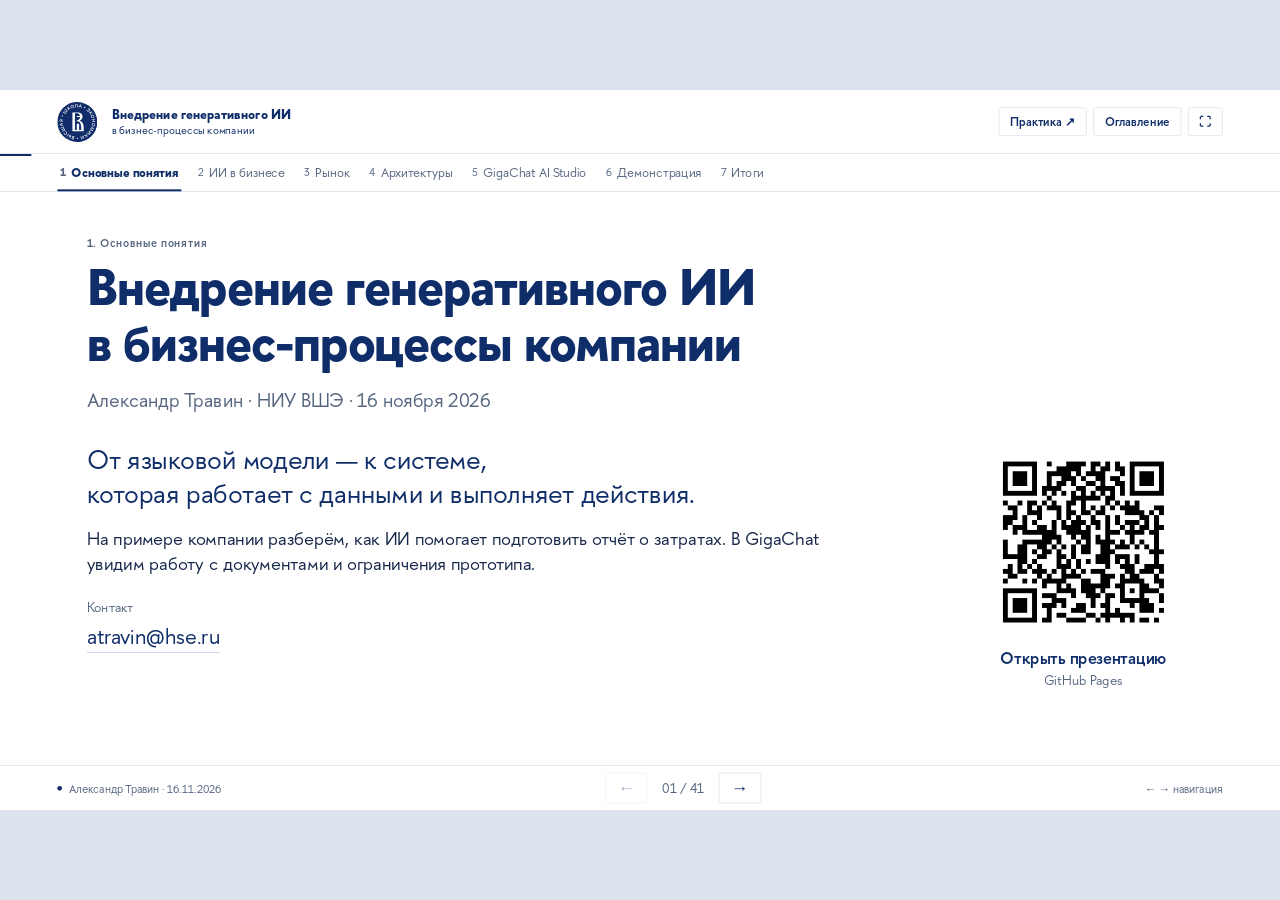
<file: index.html>
<!doctype html><html lang="ru"><head><meta charset="UTF-8"><meta name="viewport" content="width=device-width,initial-scale=1"><title>Внедрение генеративного ИИ в бизнес-процессы компании · НИУ ВШЭ</title><link rel="icon" href="assets/hse-logo.svg" type="image/svg+xml"><meta name="theme-color" content="#0F2D69"><link rel="stylesheet" href="styles.css?v=20261116-14"><link rel="stylesheet" href="lesson-widgets.css?v=20261116-14"><link rel="stylesheet" href="taxonomy-widgets.css?v=20261116-14"><link rel="stylesheet" href="rollout-widget.css?v=20261116-14"></head><body><div class="deck-viewport"><div id="deckStage" class="deck-stage"><header><a class="brand" href="#1" aria-label="НИУ ВШЭ · К первому слайду"><img src="assets/hse-logo.svg" alt="Национальный исследовательский университет «Высшая школа экономики»"><span class="brand-title">Внедрение генеративного ИИ<br><small>в бизнес-процессы компании</small></span></a><div class="header-actions"><a class="header-link" href="practice/" target="_blank" rel="noopener">Практика ↗</a><button id="tocToggle" aria-expanded="false">Оглавление</button><button id="fullscreen" aria-label="Полный экран">⛶</button></div></header><div id="progress" role="progressbar" aria-label="Прогресс лекции" aria-valuemin="1" aria-valuemax="41" aria-valuenow="1"></div><nav id="sectionNav" aria-label="Разделы лекции"></nav><main id="slide" aria-live="polite"></main><aside id="toc" hidden><div class="toc-head"><h2>Лекция · 80 минут</h2><button id="tocClose" aria-label="Закрыть оглавление">×</button></div><nav id="tocItems"></nav></aside><footer><div class="footer-left"><span class="dot"></span><span>Александр Травин · 16.11.2026</span></div><div class="nav"><button id="prev" aria-label="Предыдущий слайд">←</button><span id="counter"></span><button id="next" aria-label="Следующий слайд">→</button></div><span class="keyhint">← → навигация</span></footer></div></div><script src="slides-data.js?v=20261116-14"></script><script src="lesson-widgets.js?v=20261116-14"></script><script src="taxonomy-data.js?v=20261116-14"></script><script src="taxonomy-widgets.js?v=20261116-14"></script><script src="rollout-widget.js?v=20261116-14"></script><script src="app.js?v=20261116-14"></script></body></html>
</file>
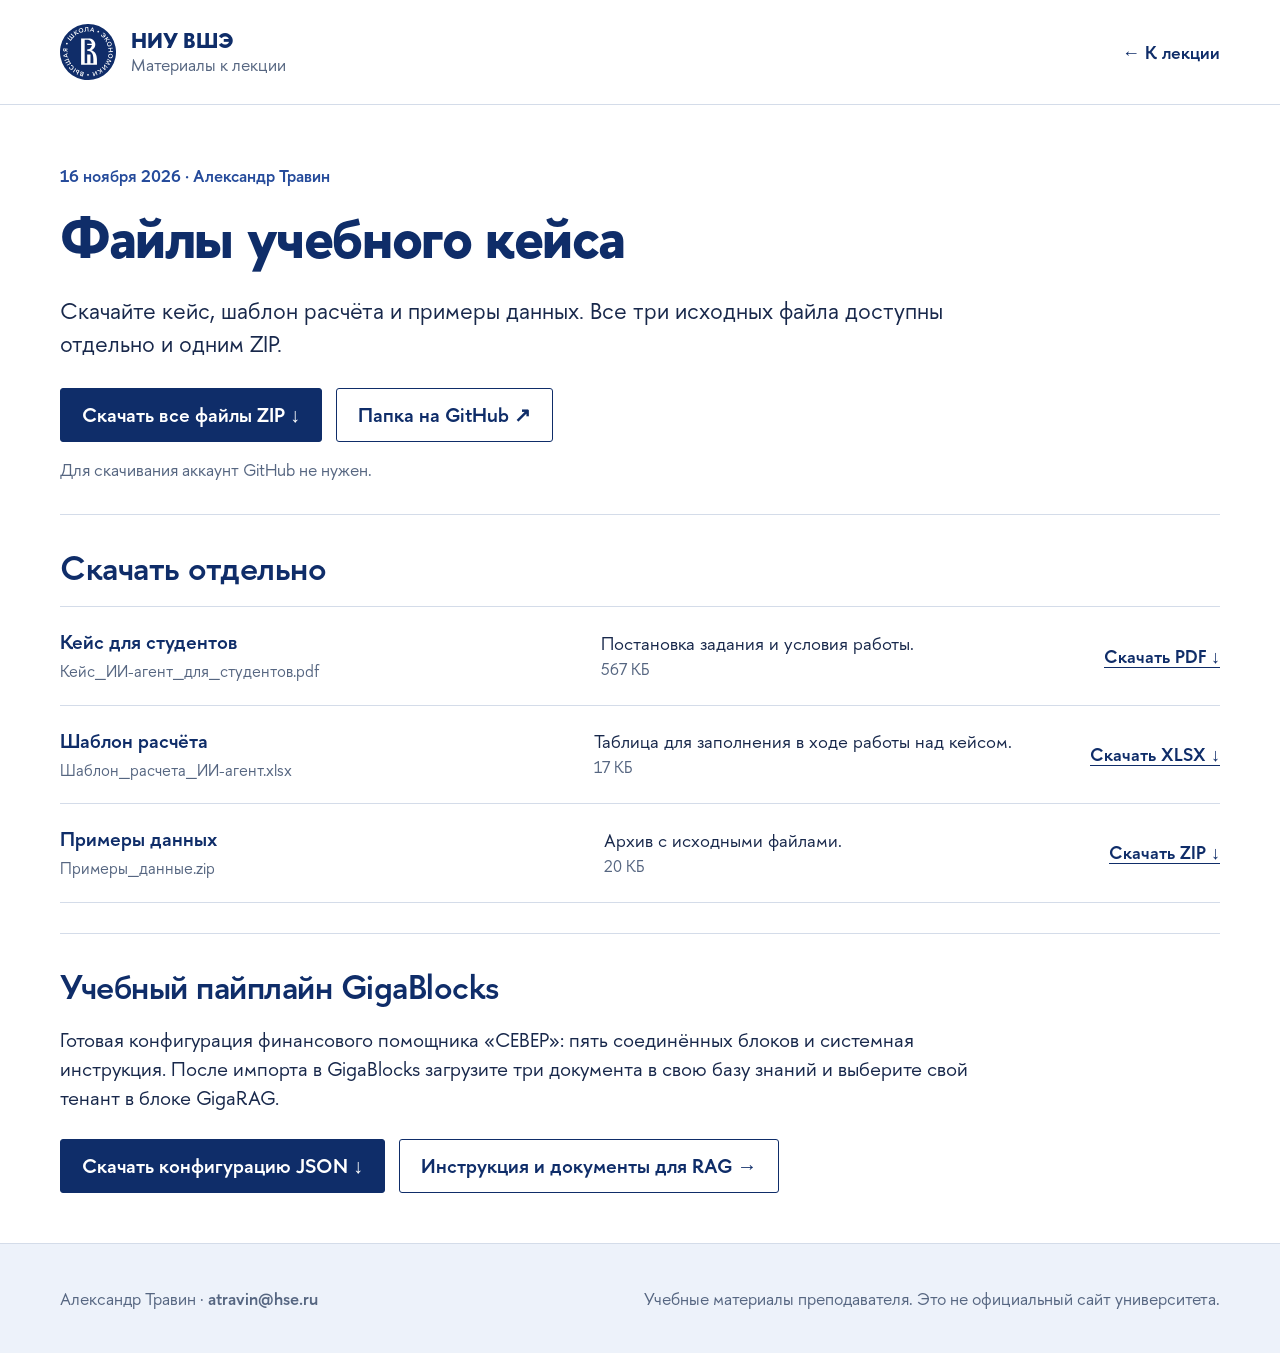
<file: case/index.html>
<!doctype html>
<html lang="ru"><head><meta charset="utf-8"><meta name="viewport" content="width=device-width,initial-scale=1"><title>Файлы учебного кейса · НИУ ВШЭ</title><meta name="description" content="Кейс для студентов, шаблон расчёта и примеры данных к лекции Александра Травина 16 ноября 2026."><link rel="icon" href="../assets/hse-logo.svg" type="image/svg+xml"><meta name="theme-color" content="#0f2d69"><link rel="stylesheet" href="../practice/practice.css?v=13"><style>.file-size{color:var(--muted);font-size:16px}.hero{padding-bottom:32px}.section{padding-bottom:30px}.site-footer a{color:inherit}</style></head><body>
<a class="skip-link" href="#main">Перейти к файлам</a><header class="site-header"><div class="header-inner"><a class="brand" href="../#41" aria-label="Вернуться к лекции НИУ ВШЭ"><img src="../assets/hse-logo.svg" alt="" width="56" height="56"><span><strong>НИУ ВШЭ</strong><span>Материалы к лекции</span></span></a><a class="back-link" href="../#41">← К лекции</a></div></header>
<main id="main"><section class="hero"><p class="eyebrow">16 ноября 2026 · Александр Травин</p><h1>Файлы учебного кейса</h1><p class="intro">Скачайте кейс, шаблон расчёта и примеры данных. Все три исходных файла доступны отдельно и одним ZIP.</p><div class="primary-actions"><a class="button button-primary" href="case-materials.zip" download>Скачать все файлы ZIP ↓</a><a class="button button-secondary" href="https://github.com/alekstravin/genai-business-hse-2026/tree/main/case" target="_blank" rel="noopener">Папка на GitHub ↗</a></div><p class="download-note">Для скачивания аккаунт GitHub не нужен.</p></section>
<section class="section" aria-labelledby="files-title"><h2 id="files-title">Скачать отдельно</h2><ul class="file-list"><li><div class="file-name"><strong>Кейс для студентов</strong><code>Кейс_ИИ-агент_для_студентов.pdf</code></div><p>Постановка задания и условия работы.<br><span class="file-size">567 КБ</span></p><a class="file-download" href="files/%D0%9A%D0%B5%D0%B9%D1%81_%D0%98%D0%98-%D0%B0%D0%B3%D0%B5%D0%BD%D1%82_%D0%B4%D0%BB%D1%8F_%D1%81%D1%82%D1%83%D0%B4%D0%B5%D0%BD%D1%82%D0%BE%D0%B2.pdf" download aria-label="Скачать: Кейс для студентов">Скачать PDF ↓</a></li><li><div class="file-name"><strong>Шаблон расчёта</strong><code>Шаблон_расчета_ИИ-агент.xlsx</code></div><p>Таблица для заполнения в ходе работы над кейсом.<br><span class="file-size">17 КБ</span></p><a class="file-download" href="files/%D0%A8%D0%B0%D0%B1%D0%BB%D0%BE%D0%BD_%D1%80%D0%B0%D1%81%D1%87%D0%B5%D1%82%D0%B0_%D0%98%D0%98-%D0%B0%D0%B3%D0%B5%D0%BD%D1%82.xlsx" download aria-label="Скачать: Шаблон расчёта">Скачать XLSX ↓</a></li><li><div class="file-name"><strong>Примеры данных</strong><code>Примеры_данные.zip</code></div><p>Архив с исходными файлами.<br><span class="file-size">20 КБ</span></p><a class="file-download" href="files/%D0%9F%D1%80%D0%B8%D0%BC%D0%B5%D1%80%D1%8B_%D0%B4%D0%B0%D0%BD%D0%BD%D1%8B%D0%B5.zip" download aria-label="Скачать: Примеры данных">Скачать ZIP ↓</a></li></ul></section><section class="section" aria-labelledby="demo-title"><h2 id="demo-title">Учебный пайплайн GigaBlocks</h2><p class="section-intro">Готовая конфигурация финансового помощника «СЕВЕР»: пять соединённых блоков и системная инструкция. После импорта в GigaBlocks загрузите три документа в свою базу знаний и выберите свой тенант в блоке GigaRAG.</p><div class="primary-actions"><a class="button button-primary" href="../practice/ready-agent.json" download>Скачать конфигурацию JSON ↓</a><a class="button button-secondary" href="../practice/#ready-pipeline">Инструкция и документы для RAG →</a></div></section></main>
<footer class="site-footer"><div><p>Александр Травин · <a href="mailto:atravin@hse.ru">atravin@hse.ru</a></p><p>Учебные материалы преподавателя. Это не официальный сайт университета.</p></div></footer></body></html>
</file>
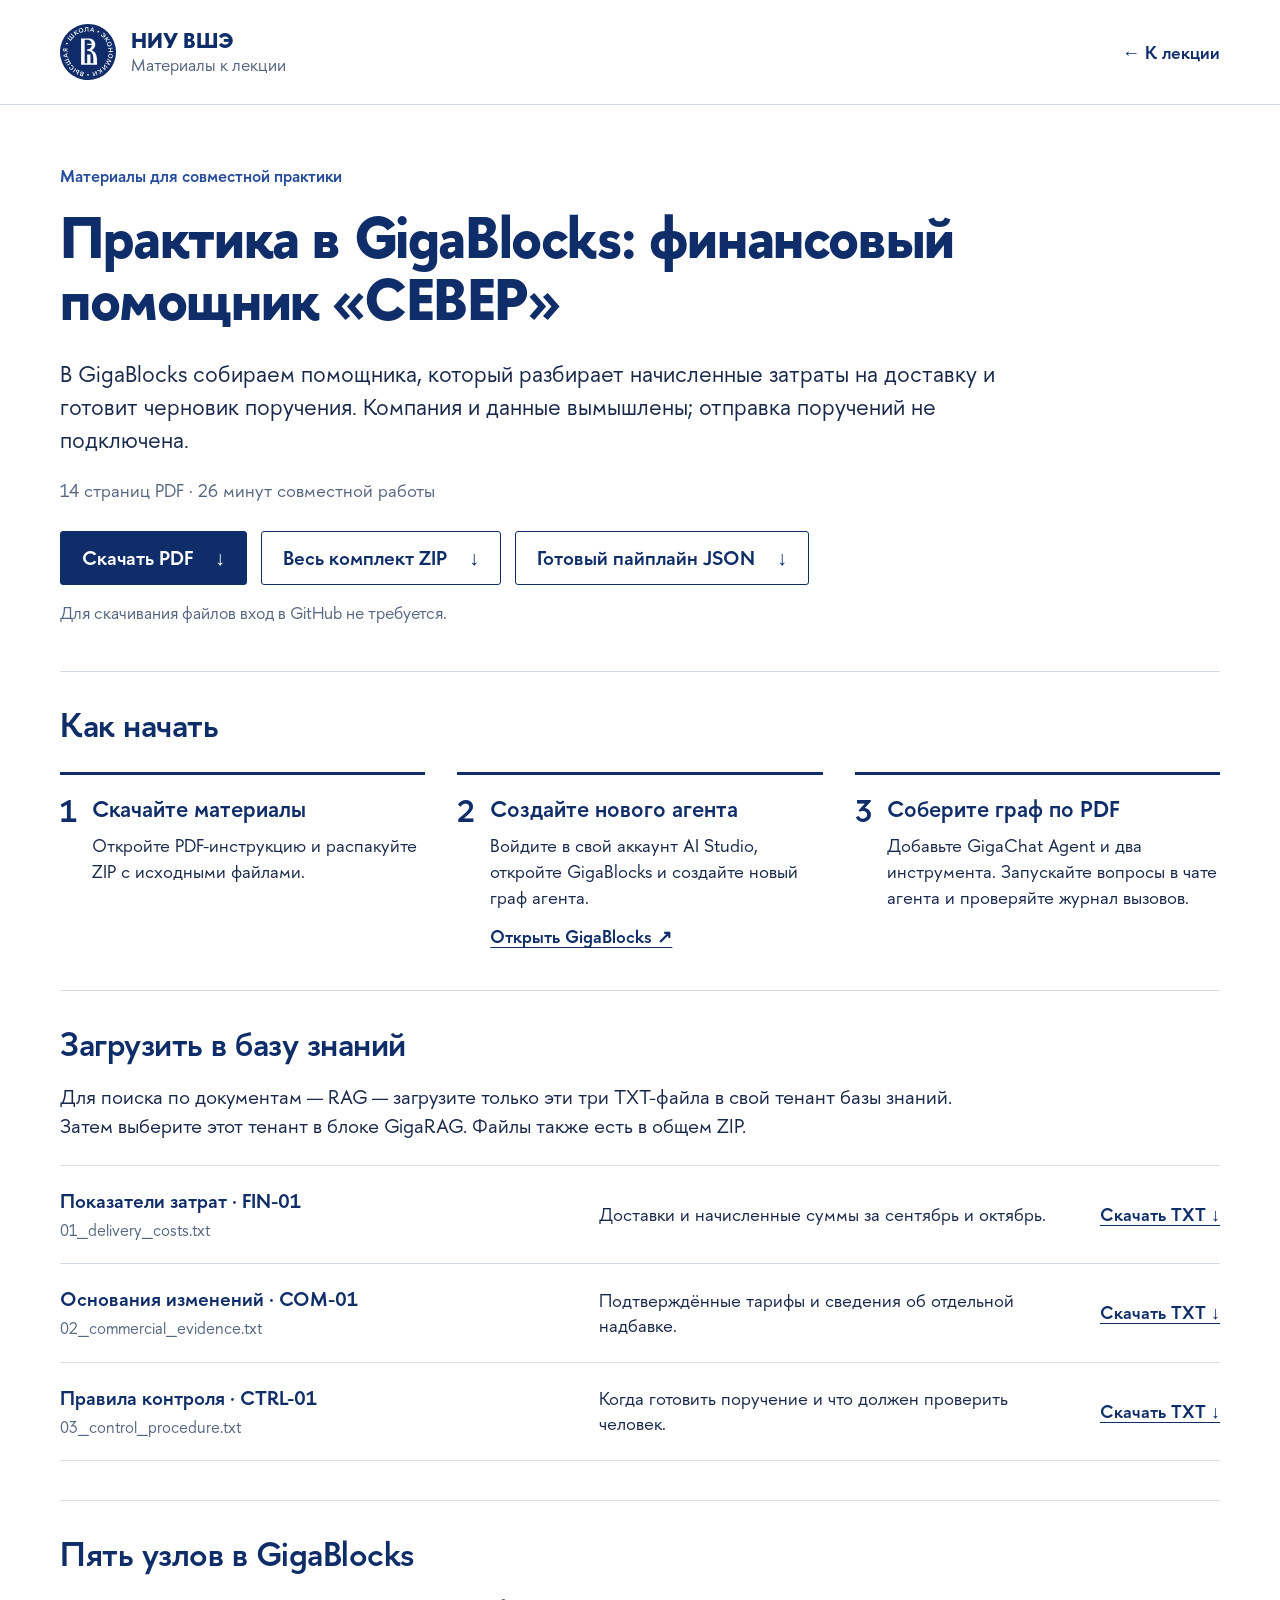
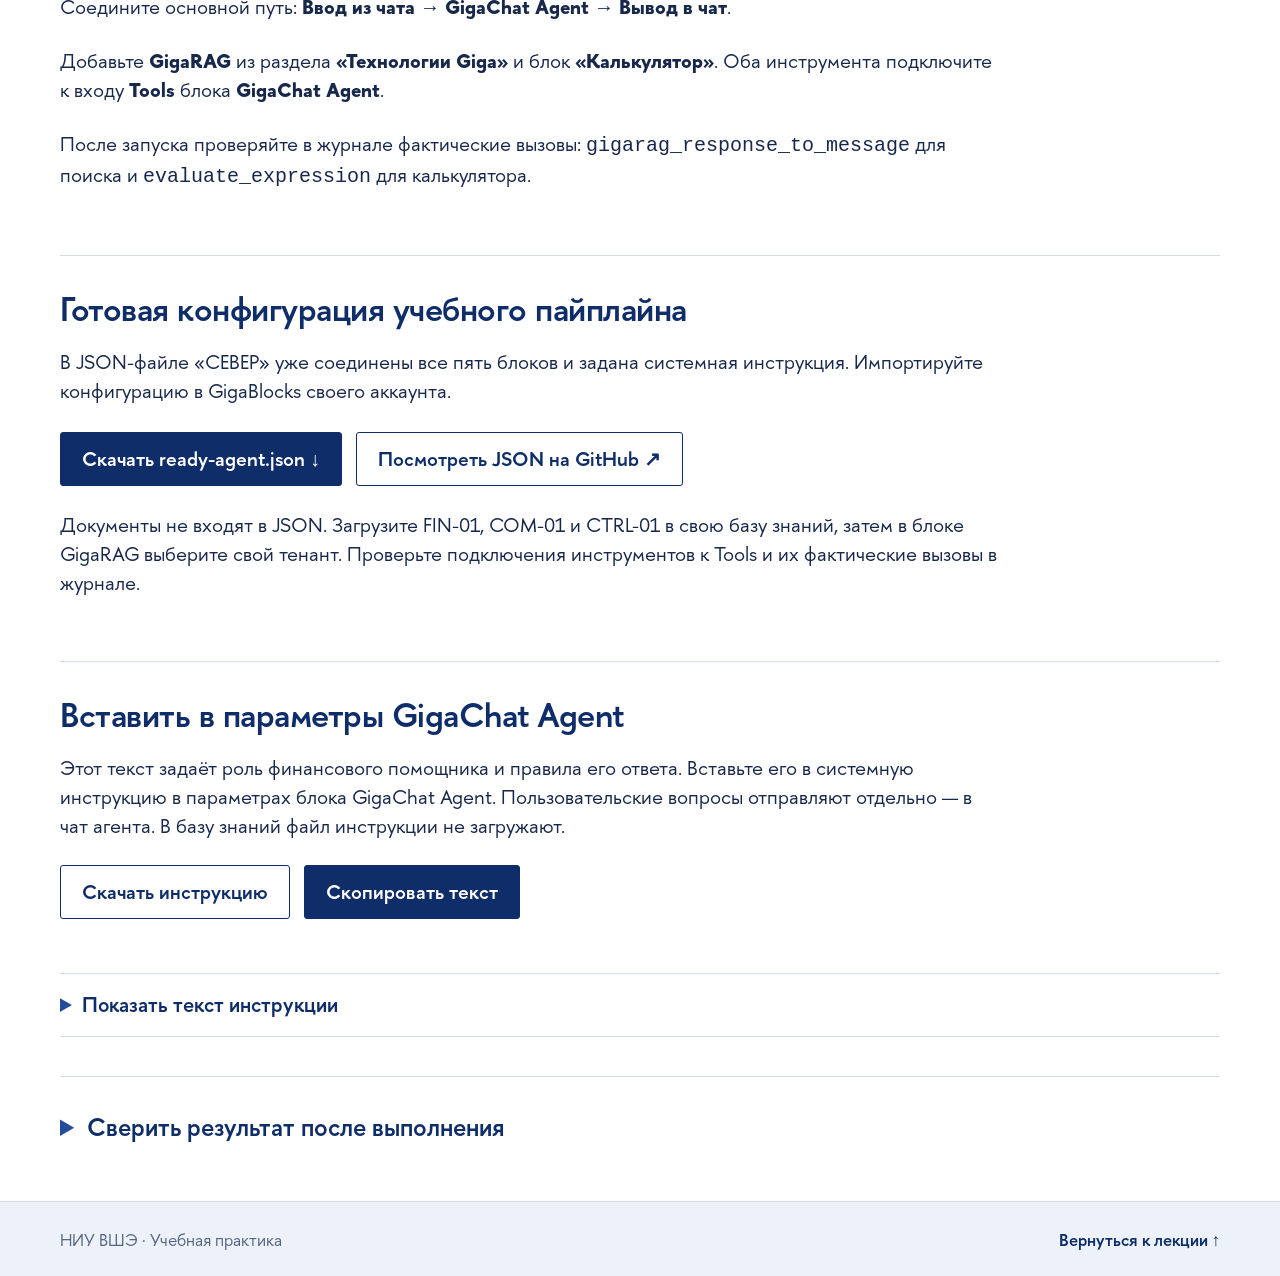
<file: practice/index.html>
<!doctype html>
<html lang="ru">
<head>
  <meta charset="utf-8">
  <meta name="viewport" content="width=device-width, initial-scale=1">
  <meta name="description" content="PDF-инструкция и исходные файлы для сборки финансового помощника СЕВЕР в GigaBlocks: GigaChat Agent, GigaRAG и калькулятор.">
  <title>Практика в GigaBlocks: финансовый помощник «СЕВЕР»</title>
  <link rel="stylesheet" href="practice.css?v=12">
  <script src="practice.js?v=12" defer></script>
</head>
<body>
  <a class="skip-link" href="#main">Перейти к материалам</a>
  <header class="site-header">
    <div class="header-inner">
      <a class="brand" href="../#31" aria-label="Вернуться к лекции НИУ ВШЭ">
        <img src="../assets/hse-logo.svg" alt="" width="56" height="56">
        <span><strong>НИУ ВШЭ</strong><span>Материалы к лекции</span></span>
      </a>
      <a class="back-link" href="../#31">← К лекции</a>
    </div>
  </header>

  <main id="main">
    <section class="hero" aria-labelledby="page-title">
      <p class="eyebrow">Материалы для совместной практики</p>
      <h1 id="page-title">Практика в GigaBlocks: финансовый помощник «СЕВЕР»</h1>
      <p class="intro">В GigaBlocks собираем помощника, который разбирает начисленные затраты на доставку и готовит черновик поручения. Компания и данные вымышлены; отправка поручений не подключена.</p>
      <p class="format">14 страниц PDF · 26 минут совместной работы</p>
      <div class="primary-actions">
        <a class="button button-primary" href="guide.pdf?v=12" download>Скачать PDF <span aria-hidden="true">↓</span></a>
        <a class="button button-secondary" href="sever-kit.zip?v=12" download>Весь комплект ZIP <span aria-hidden="true">↓</span></a>
        <a class="button button-secondary" href="ready-agent.json" download>Готовый пайплайн JSON <span aria-hidden="true">↓</span></a>
      </div>
      <p class="download-note">Для скачивания файлов вход в GitHub не требуется.</p>
    </section>

    <section class="section" aria-labelledby="start-title">
      <h2 id="start-title">Как начать</h2>
      <ol class="steps">
        <li>
          <span class="step-number" aria-hidden="true">1</span>
          <div><h3>Скачайте материалы</h3><p>Откройте PDF-инструкцию и распакуйте ZIP с исходными файлами.</p></div>
        </li>
        <li>
          <span class="step-number" aria-hidden="true">2</span>
          <div><h3>Создайте нового агента</h3><p>Войдите в свой аккаунт AI Studio, откройте GigaBlocks и создайте новый граф агента.</p><a class="text-link" href="https://aistudio.giga.chat/gigablocks" target="_blank" rel="noopener noreferrer">Открыть GigaBlocks ↗</a></div>
        </li>
        <li>
          <span class="step-number" aria-hidden="true">3</span>
          <div><h3>Соберите граф по PDF</h3><p>Добавьте GigaChat Agent и два инструмента. Запускайте вопросы в чате агента и проверяйте журнал вызовов.</p></div>
        </li>
      </ol>
    </section>

    <section class="section" aria-labelledby="rag-title">
      <h2 id="rag-title">Загрузить в базу знаний</h2>
      <p class="section-intro">Для поиска по документам — RAG — загрузите только эти три TXT-файла в свой тенант базы знаний. Затем выберите этот тенант в блоке GigaRAG. Файлы также есть в общем ZIP.</p>
      <ul class="file-list">
        <li>
          <div class="file-name"><strong>Показатели затрат · FIN-01</strong><code>01_delivery_costs.txt</code></div>
          <p>Доставки и начисленные суммы за сентябрь и октябрь.</p>
          <a class="file-download" href="files/01_delivery_costs.txt" download aria-label="Скачать показатели затрат FIN-01 в формате TXT">Скачать TXT ↓</a>
        </li>
        <li>
          <div class="file-name"><strong>Основания изменений · COM-01</strong><code>02_commercial_evidence.txt</code></div>
          <p>Подтверждённые тарифы и сведения об отдельной надбавке.</p>
          <a class="file-download" href="files/02_commercial_evidence.txt" download aria-label="Скачать основания изменений COM-01 в формате TXT">Скачать TXT ↓</a>
        </li>
        <li>
          <div class="file-name"><strong>Правила контроля · CTRL-01</strong><code>03_control_procedure.txt</code></div>
          <p>Когда готовить поручение и что должен проверить человек.</p>
          <a class="file-download" href="files/03_control_procedure.txt" download aria-label="Скачать правила контроля CTRL-01 в формате TXT">Скачать TXT ↓</a>
        </li>
      </ul>
    </section>

    <section class="section" aria-labelledby="graph-title">
      <h2 id="graph-title">Пять узлов в GigaBlocks</h2>
      <p class="section-intro">Соедините основной путь: <strong>Ввод из чата → GigaChat Agent → Вывод в чат</strong>.</p>
      <p class="section-intro">Добавьте <strong>GigaRAG</strong> из раздела <strong>«Технологии Giga»</strong> и блок <strong>«Калькулятор»</strong>. Оба инструмента подключите к входу <strong>Tools</strong> блока <strong>GigaChat Agent</strong>.</p>
      <p class="section-intro">После запуска проверяйте в журнале фактические вызовы: <code>gigarag_response_to_message</code> для поиска и <code>evaluate_expression</code> для калькулятора.</p>
    </section>

    <section class="section" id="ready-pipeline" aria-labelledby="ready-title">
      <h2 id="ready-title">Готовая конфигурация учебного пайплайна</h2>
      <p class="section-intro">В JSON-файле «СЕВЕР» уже соединены все пять блоков и задана системная инструкция. Импортируйте конфигурацию в GigaBlocks своего аккаунта.</p>
      <div class="primary-actions">
        <a class="button button-primary" href="ready-agent.json" download>Скачать ready-agent.json ↓</a>
        <a class="button button-secondary" href="https://github.com/alekstravin/genai-business-hse-2026/blob/main/practice/ready-agent.json" target="_blank" rel="noopener">Посмотреть JSON на GitHub ↗</a>
      </div>
      <p class="section-intro" style="margin-top:24px">Документы не входят в JSON. Загрузите FIN-01, COM-01 и CTRL-01 в свою базу знаний, затем в блоке GigaRAG выберите свой тенант. Проверьте подключения инструментов к Tools и их фактические вызовы в журнале.</p>
    </section>

    <section class="section" aria-labelledby="prompt-title">
      <h2 id="prompt-title">Вставить в параметры GigaChat Agent</h2>
      <p class="section-intro">Этот текст задаёт роль финансового помощника и правила его ответа. Вставьте его в системную инструкцию в параметрах блока GigaChat Agent. Пользовательские вопросы отправляют отдельно — в чат агента. В базу знаний файл инструкции не загружают.</p>
      <div class="instruction-actions">
        <a class="button button-secondary" href="files/system-prompt.txt?v=12" download>Скачать инструкцию</a>
        <button id="copyPrompt" class="button button-primary" type="button" hidden>Скопировать текст</button>
      </div>
      <p id="copyStatus" class="copy-status" role="status" aria-live="polite"></p>
      <details id="instructionDetails" class="instruction-details">
        <summary>Показать текст инструкции</summary>
        <div class="instruction-content">
          <p id="promptLoading" class="loading-message">Текст доступен в файле <a href="files/system-prompt.txt?v=12">system-prompt.txt</a>.</p>
          <p id="promptError" class="error-message" role="alert" hidden>Не удалось загрузить текст на страницу. <a href="files/system-prompt.txt?v=12" target="_blank" rel="noopener">Откройте файл инструкции</a> и скопируйте его содержимое вручную.</p>
          <pre id="promptText" tabindex="0" aria-label="Текст системной инструкции" hidden></pre>
        </div>
      </details>
      <noscript><p class="download-note">Копирование на странице работает с JavaScript. Вы можете скачать инструкцию по ссылке выше.</p></noscript>
    </section>

    <section class="section reference-section" aria-label="Опорные результаты">
      <details class="reference-details">
        <summary>Сверить результат после выполнения</summary>
        <div class="reference-content">
          <p>Файл содержит запросы и подготовленные опорные результаты для сверки. Откройте его после выполнения задания. В базу знаний этот файл не загружают.</p>
          <a class="text-link" href="files/queries-and-reference.md" target="_blank" rel="noopener">Открыть запросы и опорные результаты ↗</a>
        </div>
      </details>
    </section>
  </main>

  <footer class="site-footer">
    <div><span>НИУ ВШЭ · Учебная практика</span><a href="../#31">Вернуться к лекции ↑</a></div>
  </footer>
</body>
</html>
</file>
<file: styles.css>
@font-face{font-family:"HSE Sans";src:url("assets/fonts/HSESans-Regular.otf") format("opentype");font-weight:400;font-display:swap}
@font-face{font-family:"HSE Sans";src:url("assets/fonts/HSESans-SemiBold.otf") format("opentype");font-weight:500 600;font-display:swap}
@font-face{font-family:"HSE Sans";src:url("assets/fonts/HSESans-Bold.otf") format("opentype");font-weight:700 900;font-display:swap}
:root{--navy:#0f2d69;--ink:#18284b;--muted:#566681;--line:#d4dce9;--wash:#edf2fa;--stage-bg:#dce3ee;--slide-bg:#fff}
*{box-sizing:border-box}html,body{width:100%;height:100%;margin:0;overflow:hidden;background:var(--stage-bg);color:var(--ink);font-family:"HSE Sans",Arial,sans-serif}
/* Fixed 16:9 design canvas; fitStage scales it as a whole at every viewport. */
.deck-viewport{position:fixed;inset:0;overflow:hidden;background:var(--stage-bg)}
.deck-stage{position:absolute;left:0;top:0;width:1920px;height:1080px;overflow:hidden;transform-origin:0 0;background:var(--slide-bg)}
img,video,canvas,svg{max-width:100%;max-height:100%}
button,a{touch-action:manipulation}button,.button{display:inline-flex;align-items:center;justify-content:center;padding:12px 20px;border:1px solid var(--navy);border-radius:3px;background:var(--navy);color:white;font:600 22px/1.2 "HSE Sans",Arial,sans-serif;cursor:pointer;text-decoration:none}
button:hover,.button:hover{background:#254b9b}button:disabled{opacity:.35;cursor:default}button:focus-visible,a:focus-visible{outline:3px solid #1658da;outline-offset:4px}.quiet{background:#fff;color:var(--navy);border-color:#b7c7de}.quiet:hover{background:var(--wash)}[hidden]{display:none!important}
header{height:96px;padding:14px 86px;display:flex;align-items:center;justify-content:space-between;border-bottom:1px solid var(--line)}
.brand{display:flex;align-items:center;gap:22px;text-decoration:none;color:var(--navy)}.brand img{width:60px;height:60px;flex-shrink:0}.brand-title{font-size:20px;line-height:1.1;font-weight:700}.brand-title small{font-size:16px;font-weight:400}.header-actions{display:flex;gap:10px}.header-actions button{padding:10px 16px;background:#fff;color:var(--navy);border-color:var(--line);font-size:18px}.header-actions button:hover{background:var(--wash)}
#sectionNav{height:54px;padding:0 86px;display:flex;align-items:stretch;gap:21px;border-bottom:1px solid var(--line)}#sectionNav button{padding:0 4px;border:0;border-bottom:3px solid transparent;border-radius:0;background:transparent;color:var(--muted);font-size:19px;gap:8px;white-space:nowrap;font-weight:400}#sectionNav button span{font-size:16px;color:var(--muted)}#sectionNav button.active{border-bottom-color:var(--navy);color:var(--navy);font-weight:700}#sectionNav button:hover{color:var(--navy);background:var(--wash)}
#progress{height:3px;background:var(--navy)}
main{height:860px;width:1660px;padding:28px 0 18px;margin:0 auto;overflow:hidden}
.eyebrow{font-size:17px;letter-spacing:1.1px;font-weight:600;color:var(--muted);margin-bottom:13px}
h1{font-size:61px;line-height:1.06;letter-spacing:-1.4px;font-weight:700;color:var(--navy);white-space:pre-line;margin:0 0 17px;max-width:1660px}
.lead{font-size:27px;line-height:1.33;color:var(--muted);margin:0 0 26px;max-width:1580px}
.content{font-size:26px;line-height:1.4}.content>p{max-width:1560px}.content p{margin:12px 0}h3{font-size:30px;line-height:1.15;margin:0 0 15px;color:var(--navy);font-weight:600}
.definition{background:var(--wash);border-left:5px solid var(--navy);padding:20px 28px;margin-bottom:20px}.definition-label{display:block;font-size:17px;letter-spacing:1px;color:var(--muted);margin-bottom:8px}.definition p{font-size:31px;line-height:1.35;margin:0}.definition strong{color:var(--navy)}
.example{border-top:1px solid var(--line);padding:18px 0 0;margin-top:25px}.example>span{font-size:17px;letter-spacing:1px;font-weight:600;color:var(--muted)}.example p{margin:8px 0;font-size:28px;max-width:1570px}.example.question{background:var(--wash);border:0;padding:22px 28px;margin:0 0 30px}.example.question p{font-size:31px}
.flow{display:flex;align-items:center;gap:17px;margin:30px 0}.flow span{padding:20px 22px;border:1px solid #b7c7de;background:var(--wash);font-size:25px;line-height:1.25;flex:1}.flow i{font-style:normal;color:var(--navy);font-size:32px}
.concept-grid{display:grid;grid-template-columns:repeat(3,1fr);gap:35px;margin:30px 0}.concept-grid article{border-top:3px solid var(--navy);padding-top:19px}.concept-grid p{font-size:27px;line-height:1.4}
.conclusion{border-left:4px solid var(--navy);background:var(--wash);padding:16px 24px;margin-top:25px!important;font-size:27px;line-height:1.4}.small-explanation{font-size:23px;line-height:1.4;color:var(--muted);margin:18px 0!important}.terms-inline{display:grid;grid-template-columns:1fr 1fr;gap:40px;margin-bottom:25px}.terms-inline p{margin:0;font-size:27px}
.lesson-table{width:100%;border-collapse:collapse;table-layout:fixed;font-size:25px;line-height:1.35;margin:15px 0}.lesson-table th{background:var(--navy);color:white;font-weight:600;text-align:left;padding:15px 20px}.lesson-table td{vertical-align:top;padding:17px 20px;border-bottom:1px solid var(--line)}.lesson-table tbody tr:nth-child(even){background:#f5f7fb}.lesson-table td:first-child{font-weight:600;color:var(--navy)}.lesson-table th:first-child{width:25%}
.agenda{display:grid;grid-template-columns:repeat(3,1fr);gap:18px 36px;margin:15px 0 0}.agenda>div{display:grid;grid-template-columns:55px 1fr;column-gap:10px;border-top:2px solid var(--navy);padding:16px 0 8px}.agenda b{font-size:30px;color:var(--navy);grid-row:span 2}.agenda span{font-size:29px;font-weight:600;color:var(--navy)}.agenda p{font-size:24px;line-height:1.3;margin:7px 0 0}.agenda>div:last-child{grid-column:1/-1;display:flex;align-items:baseline;gap:18px;padding:13px 0 0}.agenda>div:last-child p{margin:0 0 0 20px}
.title-slide{padding-top:65px}.title-slide h1{font-size:78px;line-height:1.06;letter-spacing:-1.7px;margin-bottom:28px}.title-slide .lead{font-size:29px}.title-subject{font-size:42px;line-height:1.25;white-space:pre-line;max-width:1490px;margin:55px 0 25px!important;color:var(--navy)}.title-context{font-size:28px;max-width:1410px!important;line-height:1.4}
.workstream{display:grid;grid-template-columns:1fr 45px 1.2fr 45px 1fr;gap:22px;align-items:center;margin:25px 0 15px}.workstream>div{padding:24px 25px;border:1px solid #b7c7de;min-height:240px}.workstream .assigned{border:2px solid var(--navy);background:var(--wash)}.workstream>div>span{font-size:17px;color:var(--muted);letter-spacing:.8px;display:block;margin-bottom:15px}.workstream i{font-size:35px;font-style:normal;text-align:center}.workstream p{font-size:27px}
.compare{display:grid;grid-template-columns:1fr 1fr;gap:60px;margin:30px 0}.compare>div{border-top:3px solid var(--navy);padding-top:23px}.compare p{font-size:29px;line-height:1.4;margin:14px 0 20px}
.market-chart{display:grid;gap:28px;margin:25px 0}.market-chart>div>span{font-size:24px;display:block;margin-bottom:8px}.bar{background:var(--navy);width:var(--bar);padding:18px 30px;color:#fff;min-width:600px}.bar strong{font-size:57px;font-weight:700;line-height:1.15}.chart-credit{font-size:22px;color:var(--muted)}.market{display:grid;grid-template-columns:1fr 1fr;gap:65px;margin:30px 0}.market>div{border-top:3px solid var(--navy);padding-top:25px}.market span,.market small{display:block;font-size:24px;line-height:1.35}.market strong{display:block;font-size:70px;letter-spacing:-1px;color:var(--navy);margin:15px 0}
.architecture-stack,.recap{display:grid;gap:14px;margin:25px 0}.architecture-stack>div,.recap>div{display:grid;grid-template-columns:320px 1fr;gap:30px;align-items:center;background:var(--wash);padding:22px 27px;border-left:4px solid var(--navy)}.architecture-stack b,.recap b{font-size:29px;color:var(--navy)}.architecture-stack span,.recap span{font-size:28px}
.brief{border-top:3px solid var(--navy);border-bottom:1px solid var(--line);padding:25px 0;margin:30px 0}.brief strong{font-size:39px;color:var(--navy)}.brief p{font-size:32px;line-height:1.5;margin:18px 0}
.tabs{display:flex;gap:10px;flex-wrap:wrap;margin:10px 0 25px}.tabs button{background:#fff;color:var(--navy);border-color:#b7c7de;font-size:22px;padding:12px 16px}.tabs button.active{background:var(--navy);color:#fff}.controls{display:flex;gap:12px;flex-wrap:wrap;margin:20px 0}.detail{border-top:1px solid var(--line);padding:20px 0;font-size:27px;line-height:1.35;margin-top:20px}
pre{font:29px/1.4 "HSE Sans",Arial,sans-serif;background:var(--wash);border-left:5px solid var(--navy);padding:25px 29px;white-space:pre-wrap;overflow-wrap:anywhere;margin:22px 0}
.trace{min-height:110px}.trace-row{display:grid;grid-template-columns:45px 1fr;gap:14px;padding:10px 0;border-bottom:1px solid var(--line);font-size:27px;line-height:1.25}.trace-row b{color:var(--navy)}.trace-row small{display:block;font-size:24px;line-height:1.3;color:var(--muted);margin-top:4px}
.reading{display:grid;grid-template-columns:1fr 1fr;gap:25px 55px;margin:30px 0}.reading a{display:flex;flex-direction:column;gap:12px;color:var(--navy);text-decoration:none;border-top:2px solid var(--navy);padding:22px 0}.reading a:hover b{text-decoration:underline}.reading b{font-size:33px;line-height:1.2}.reading span{font-size:27px;line-height:1.4;color:var(--muted)}
footer{height:67px;padding:0 86px;border-top:1px solid var(--line);display:flex;align-items:center;justify-content:space-between;font-size:17px;color:var(--muted)}.footer-left{display:flex;align-items:center;gap:10px}.dot{height:7px;width:7px;border-radius:50%;background:var(--navy)}.nav{display:flex;gap:22px;align-items:center}.nav button{background:#fff;color:var(--navy);border-color:var(--line);padding:6px 18px;font-size:26px}.nav span{font-size:20px;font-variant-numeric:tabular-nums}
#toc{position:absolute;inset:0 0 0 auto;z-index:20;width:720px;padding:24px 30px;background:#fff;box-shadow:-20px 0 90px #0f2d6940;overflow:auto}.toc-head{display:flex;align-items:center;justify-content:space-between}.toc-head h2{font-size:32px}.toc-head button{font-size:30px;padding:8px 18px}#tocItems h3{font-size:24px;margin:26px 0 8px}#tocItems button{width:100%;background:#fff;color:var(--ink);font-size:23px;font-weight:400;border:0;border-bottom:1px solid var(--line);border-radius:0;text-align:left;justify-content:flex-start;padding:14px 0}#tocItems button.active{font-weight:700;color:var(--navy)}
@media(prefers-reduced-motion:reduce){*,*::before,*::after{animation-duration:.01ms!important;transition-duration:.01ms!important}}
@media print{html,body{width:1920px;height:auto;overflow:visible;background:#fff}.deck-viewport{position:static;overflow:visible;background:#fff}.deck-stage{position:static;transform:none!important}#toc,.header-actions,.controls,.tabs{display:none!important}}

/* Framework selection: five overlapping starting points, not exclusive categories. */
.framework-table{font-size:24px;line-height:1.28;margin:10px 0 0}
.framework-table th{padding:13px 18px}.framework-table td{padding:13px 18px}
.framework-table th:first-child{width:28%}.framework-table th:nth-child(2){width:32%}
.framework-table td:nth-child(2){color:var(--navy);font-weight:600}
.framework-table small{display:block;font-size:20px;line-height:1.25;font-weight:400;margin-top:5px;color:var(--muted)}
.framework-caption{font-size:22px;line-height:1.3;color:var(--muted);margin:16px 0!important}
.framework-baseline{font-size:25px;line-height:1.3;padding:15px 22px;margin-top:17px!important}

/* Title: stable GitHub Pages address, QR and lecturer contact. */
.title-layout{display:grid;grid-template-columns:minmax(0,1fr) 330px;gap:90px;align-items:start;margin-top:42px}
.title-layout .title-subject{font-size:40px;line-height:1.28;margin:0 0 24px!important;white-space:normal}
.title-layout .title-context{font-size:27px;line-height:1.4;margin:0!important;max-width:1150px!important}
.title-contact{display:flex;flex-direction:column;gap:8px;margin:32px 0 0!important}
.title-contact span{font-size:20px;color:var(--muted)}
.title-contact a{font-size:32px;color:var(--navy);text-decoration:none;width:max-content;border-bottom:1px solid #b7c7de}
.title-contact a:hover{border-color:var(--navy)}
.title-qr{display:flex;align-items:center;flex-direction:column;text-align:center;color:var(--navy);text-decoration:none;padding-top:0}
.title-qr img{display:block;width:300px;height:300px;max-width:none;max-height:none}
.title-qr strong{font-size:25px;line-height:1.2;margin-top:9px;font-weight:600}
.title-qr>span{font-size:20px;line-height:1.3;color:var(--muted);margin-top:6px}
.title-qr:hover strong{text-decoration:underline}

/* Practice materials remain reachable throughout the lecture. */
.header-actions .header-link{display:inline-flex;align-items:center;border:1px solid var(--line);border-radius:3px;padding:10px 16px;color:var(--navy);background:#fff;text-decoration:none;font-size:18px;line-height:1.2;font-weight:600}
.header-actions .header-link:hover{background:var(--wash)}
.practice-intro{display:grid;grid-template-columns:minmax(0,1fr) 350px;gap:70px;align-items:start}
.practice-task .brief{margin:12px 0 20px;padding:20px 0}
.practice-task .brief strong{font-size:37px;line-height:1.18;display:block}
.practice-task .brief p{font-size:30px;line-height:1.4;margin:17px 0 8px}
.practice-task>p{font-size:26px;line-height:1.4}
.practice-task>.small-explanation{font-size:23px;line-height:1.4}
.practice-materials{padding-top:0;text-align:center}
.practice-qr{display:flex;flex-direction:column;align-items:center;color:var(--navy);text-decoration:none}
.practice-qr img{width:310px;height:310px;max-width:none;max-height:none}
.practice-qr strong{font-size:26px;line-height:1.2;margin-top:2px}
.practice-qr span{font-size:22px;color:var(--muted);line-height:1.3;margin-top:8px}
.practice-open{margin-top:20px;font-size:22px;padding:13px 18px}
.practice-address{display:block;font-size:18px;line-height:1.3;color:var(--muted);text-decoration:none;margin-top:14px;overflow-wrap:anywhere}
.practice-address:hover,.practice-qr:hover strong{text-decoration:underline}

.case-files{display:grid;gap:17px}.case-files>div{position:relative;padding:17px 22px 17px 106px;border-top:1px solid var(--line)}.case-files>div>span{position:absolute;left:0;top:22px;color:var(--muted);font-size:20px;font-weight:600}.case-files h3{font-size:32px;margin:0 0 8px}.case-files p{font-size:26px;margin:0}.case-files>.small-explanation{font-size:23px;margin:0!important}

.case-conditions{display:grid;gap:0}.case-conditions>div{border-top:1px solid var(--line);padding:20px 0}.case-conditions h3{font-size:32px;line-height:1.2;margin:0 0 9px}.case-conditions p{font-size:27px;line-height:1.35;margin:0}.case-conditions a{color:var(--navy);text-underline-offset:5px}
</file>
<file: lesson-widgets.css>
/* Interactive teaching diagrams: fixed 1660 px space inside the HSE slide. */
#lessonWidget{width:100%;max-width:1660px;margin:14px 0 0;color:#0f2d69}
#lessonWidget .lesson-controls{display:flex;align-items:center;gap:10px;min-height:48px;margin-bottom:12px;flex-wrap:wrap}
#lessonWidget .lesson-controls button{font:600 21px/1.2 "HSE Sans",Arial,sans-serif;padding:10px 18px;border:1px solid #bdcce2;border-radius:3px;background:#fff;color:#0f2d69;cursor:pointer;box-shadow:none;transform:none}
#lessonWidget .lesson-controls button:hover{background:#edf2fa;transform:none}
#lessonWidget .lesson-controls button[aria-pressed="true"]{background:#0f2d69;color:#fff;border-color:#0f2d69}
#lessonWidget .lesson-controls button:focus-visible{outline:3px solid #254b9b;outline-offset:3px}
#lessonWidget .lesson-controls button:disabled{opacity:.38;cursor:default}
#lessonWidget .lesson-count{font-size:20px;margin-left:6px;color:#566681}
#lessonWidget .lesson-diagram{display:block;width:100%;height:235px;overflow:visible}
#lessonWidget .lesson-node{fill:#edf2fa;stroke:#b7c7de;stroke-width:1.5;transition:fill .18s,stroke .18s}
#lessonWidget .lesson-node.lesson-selected{fill:#0f2d69;stroke:#0f2d69}
#lessonWidget .lesson-node.lesson-secondary{fill:#fff;stroke:#0f2d69}
#lessonWidget .lesson-label{font-family:"HSE Sans",Arial,sans-serif;font-size:24px;fill:#0f2d69;text-anchor:middle;dominant-baseline:middle}
#lessonWidget .lesson-label.lesson-selected{fill:#fff}
#lessonWidget .lesson-small-label{font-size:21px;fill:#566681;font-family:"HSE Sans",Arial,sans-serif;text-anchor:middle}
#lessonWidget .lesson-connector{fill:none;stroke:#254b9b;stroke-width:2.5;stroke-linecap:round;stroke-linejoin:round}
#lessonWidget .lesson-soft-connector{fill:none;stroke:#8ca3c6;stroke-width:2;stroke-dasharray:6 6}
#lessonWidget .lesson-caption{font:400 24px/1.35 "HSE Sans",Arial,sans-serif;color:#18284b;border-top:1px solid #d4dce9;padding-top:14px;margin:12px 0 0;min-height:64px;max-width:1630px}
#lessonWidget .lesson-phase{font:600 21px "HSE Sans",Arial,sans-serif;fill:#254b9b}
#lessonWidget .lesson-divider{stroke:#d4dce9;stroke-width:1.5}
@media(prefers-reduced-motion:reduce){#lessonWidget .lesson-node{transition:none}}
</file>
<file: taxonomy-widgets.css>
/* HSE classification map and full visible list; scoped to the taxonomy widget. */
#taxonomyWidget{width:100%;max-width:1660px;margin:10px 0 0;color:#0f2d69;font-family:"HSE Sans",Arial,sans-serif}
#taxonomyWidget .taxonomy-layout{display:grid;grid-template-columns:810px minmax(0,1fr);gap:32px;align-items:start}
#taxonomyWidget .taxonomy-pattern-list{display:grid;gap:6px}
#taxonomyWidget .taxonomy-pattern-row{display:grid;grid-template-columns:44px minmax(0,1fr);align-items:center;gap:12px;width:100%;height:74px;padding:7px 14px;text-align:left;border:1px solid #c0cde0;border-radius:3px;box-shadow:none;background:#fff;color:#0f2d69;cursor:pointer;transform:none}
#taxonomyWidget .taxonomy-pattern-row:hover{background:#edf2fa;transform:none}
#taxonomyWidget .taxonomy-pattern-row[aria-pressed="true"]{background:#0f2d69;border-color:#0f2d69;color:#fff}
#taxonomyWidget .taxonomy-pattern-row:focus-visible,#taxonomyWidget .taxonomy-map-group:focus-visible{outline:3px solid #254b9b;outline-offset:3px}
#taxonomyWidget .taxonomy-pattern-number{font:600 23px/1 "HSE Sans",Arial,sans-serif;align-self:center}
#taxonomyWidget .taxonomy-pattern-copy{display:grid;gap:2px;min-width:0}
#taxonomyWidget .taxonomy-pattern-copy strong{font:600 24px/1.15 "HSE Sans",Arial,sans-serif}
#taxonomyWidget .taxonomy-pattern-copy>span{font:400 22px/1.2 "HSE Sans",Arial,sans-serif}
#taxonomyWidget .taxonomy-detail{min-width:0;padding-left:26px;border-left:1px solid #cbd6e7}
#taxonomyWidget .taxonomy-detail h2{font:600 32px/1.12 "HSE Sans",Arial,sans-serif;color:#0f2d69;margin:0 0 12px;letter-spacing:-.2px}
#taxonomyWidget .taxonomy-definition{font:400 24px/1.25 "HSE Sans",Arial,sans-serif;color:#18284b;margin:0 0 12px}
#taxonomyWidget .taxonomy-detail-meta{display:flex;align-items:center;gap:9px;flex-wrap:wrap;margin:0 0 16px}
#taxonomyWidget .taxonomy-kind{display:inline-block;font:600 19px/1.2 "HSE Sans",Arial,sans-serif;padding:5px 9px;border:1px solid #c0cde0;border-radius:3px;color:#0f2d69;background:#edf2fa}
#taxonomyWidget .taxonomy-practice{font:400 20px/1.25 "HSE Sans",Arial,sans-serif;color:#566681}
#taxonomyWidget .taxonomy-example{margin:0 0 14px}
#taxonomyWidget .taxonomy-detail-label{display:block;font:600 18px/1.2 "HSE Sans",Arial,sans-serif;color:#566681}
#taxonomyWidget .taxonomy-example p,#taxonomyWidget .taxonomy-result p{font:400 24px/1.25 "HSE Sans",Arial,sans-serif;color:#18284b;margin:6px 0 0}
#taxonomyWidget .taxonomy-result{padding:11px 14px;border-left:3px solid #254b9b;background:#edf2fa}
#taxonomyWidget .taxonomy-detail-note{font:400 20px/1.25 "HSE Sans",Arial,sans-serif;color:#566681;margin:12px 0 0;padding-top:10px;border-top:1px solid #d4dce9}
#taxonomyWidget .taxonomy-map{position:relative;width:100%;height:480px}
#taxonomyWidget .taxonomy-map-lines{position:absolute;inset:0;width:100%;height:480px;pointer-events:none}
#taxonomyWidget .taxonomy-map-spine,#taxonomyWidget .taxonomy-map-branches{fill:none;stroke:#254b9b;stroke-width:2.4;stroke-linecap:round;stroke-linejoin:round}
#taxonomyWidget .taxonomy-map-hub{position:absolute;left:31.9277%;top:0;width:36.1446%;height:76px;display:flex;flex-direction:column;justify-content:center;align-items:center;gap:5px;color:#fff;background:#0f2d69;border-radius:3px}
#taxonomyWidget .taxonomy-map-hub strong{font:600 29px/1.1 "HSE Sans",Arial,sans-serif}
#taxonomyWidget .taxonomy-map-hub>span{font:400 22px/1.2 "HSE Sans",Arial,sans-serif}
#taxonomyWidget .taxonomy-map-group{position:absolute;width:45.7831%;height:160px;display:grid;grid-template-columns:44px minmax(0,1fr) 74px;align-items:center;gap:16px;padding:18px 20px;text-align:left;border:1px solid #b7c7de;border-top:3px solid #0f2d69;border-radius:3px;box-shadow:none;background:#fff;color:#0f2d69;cursor:pointer;transform:none}
#taxonomyWidget .taxonomy-map-group:hover{background:#edf2fa;transform:none}
#taxonomyWidget .taxonomy-map-group-1{left:0;top:110px}
#taxonomyWidget .taxonomy-map-group-2{right:0;top:110px}
#taxonomyWidget .taxonomy-map-group-3{left:0;top:310px}
#taxonomyWidget .taxonomy-map-group-4{right:0;top:310px}
#taxonomyWidget .taxonomy-map-number{font:600 28px/1 "HSE Sans",Arial,sans-serif}
#taxonomyWidget .taxonomy-map-copy{display:grid;gap:9px;min-width:0}
#taxonomyWidget .taxonomy-map-copy strong{font:600 26px/1.15 "HSE Sans",Arial,sans-serif}
#taxonomyWidget .taxonomy-map-copy>span{font:400 23px/1.25 "HSE Sans",Arial,sans-serif;color:#566681}
#taxonomyWidget .taxonomy-map-count{display:flex;flex-direction:column;align-items:center;gap:4px;border-left:1px solid #d4dce9}
#taxonomyWidget .taxonomy-map-count b{font:600 38px/1 "HSE Sans",Arial,sans-serif}
#taxonomyWidget .taxonomy-map-count>span{font:400 18px/1.2 "HSE Sans",Arial,sans-serif}
#taxonomyWidget .taxonomy-map-caption{font:400 24px/1.25 "HSE Sans",Arial,sans-serif;color:#18284b;margin:9px 0 0}
@media(prefers-reduced-motion:reduce){#taxonomyWidget *{animation:none!important;transition:none!important;scroll-behavior:auto!important}}
</file>
<file: rollout-widget.css>
/* HSE rollout guide, scoped to its own slide widget. */
#rolloutWidget{width:100%;max-width:1660px;margin:8px 0 0;color:#0f2d69;font-family:"HSE Sans",Arial,sans-serif}
#rolloutWidget .rollout-layout{display:grid;grid-template-columns:660px minmax(0,1fr);gap:38px;align-items:start}
#rolloutWidget .rollout-stages{display:grid;gap:7px}
#rolloutWidget .rollout-stage{display:grid;grid-template-columns:42px minmax(0,1fr);align-items:center;gap:14px;width:100%;height:72px;padding:6px 13px;text-align:left;border:1px solid #c0cde0;border-radius:3px;box-shadow:none;background:#fff;color:#0f2d69;cursor:pointer;transform:none}
#rolloutWidget .rollout-stage:hover{background:#edf2fa;transform:none}
#rolloutWidget .rollout-stage[aria-pressed="true"]{background:#0f2d69;border-color:#0f2d69;color:#fff}
#rolloutWidget .rollout-stage:focus-visible{outline:3px solid #254b9b;outline-offset:3px}
#rolloutWidget .rollout-stage-number{font:600 28px/1 "HSE Sans",Arial,sans-serif;text-align:center}
#rolloutWidget .rollout-stage-copy{display:grid;gap:3px;min-width:0}
#rolloutWidget .rollout-stage-copy strong{font:600 25px/1.12 "HSE Sans",Arial,sans-serif}
#rolloutWidget .rollout-stage-copy>span{font:400 22px/1.2 "HSE Sans",Arial,sans-serif}
#rolloutWidget .rollout-detail{min-width:0;padding-left:28px;border-left:1px solid #cbd6e7}
#rolloutWidget .rollout-detail h2{font:600 32px/1.12 "HSE Sans",Arial,sans-serif;color:#0f2d69;margin:0 0 12px;letter-spacing:-.2px}
#rolloutWidget .rollout-detail dl{margin:0}
#rolloutWidget .rollout-fact{display:grid;grid-template-columns:176px minmax(0,1fr);gap:20px;padding:14px 0;border-bottom:1px solid #d4dce9}
#rolloutWidget .rollout-fact dt{font:600 21px/1.2 "HSE Sans",Arial,sans-serif;color:#566681;margin:0}
#rolloutWidget .rollout-fact dd{font:400 25px/1.25 "HSE Sans",Arial,sans-serif;color:#18284b;margin:0}
#rolloutWidget .rollout-transition{border-bottom:0}
#rolloutWidget .rollout-transition dt{color:#0f2d69}
#rolloutWidget .rollout-transition dd{font-weight:600;color:#0f2d69}
#rolloutWidget .rollout-footer{font:400 24px/1.25 "HSE Sans",Arial,sans-serif;color:#18284b;background:#edf2fa;border-left:3px solid #254b9b;padding:10px 16px;margin:14px 0 0}
@media(prefers-reduced-motion:reduce){#rolloutWidget *{animation:none!important;transition:none!important;scroll-behavior:auto!important}}
</file>
<file: practice/practice.css>
@font-face{font-family:"HSE Sans";src:url("../assets/fonts/HSESans-Regular.otf") format("opentype");font-weight:400;font-display:swap}
@font-face{font-family:"HSE Sans";src:url("../assets/fonts/HSESans-SemiBold.otf") format("opentype");font-weight:500 600;font-display:swap}
@font-face{font-family:"HSE Sans";src:url("../assets/fonts/HSESans-Bold.otf") format("opentype");font-weight:700 900;font-display:swap}
:root{--navy:#0f2d69;--blue:#254b9b;--ink:#18284b;--muted:#566681;--line:#d4dce9;--wash:#edf2fa}
*{box-sizing:border-box}
html{color-scheme:light;scroll-padding-top:24px}
body{margin:0;background:#fff;color:var(--ink);font:400 19px/1.5 "HSE Sans",Arial,sans-serif}
a{color:var(--navy);text-underline-offset:4px;text-decoration-thickness:1px}
a:hover{color:var(--blue)}
a,button,summary{touch-action:manipulation}
a:focus-visible,button:focus-visible,summary:focus-visible,pre:focus-visible{outline:3px solid var(--blue);outline-offset:4px}
[hidden]{display:none!important}
.skip-link{position:absolute;left:20px;top:12px;z-index:10;padding:12px 16px;background:var(--navy);color:#fff;transform:translateY(-160%)}
.skip-link:focus{transform:translateY(0);color:#fff}
.site-header{border-bottom:1px solid var(--line)}
.header-inner,main,.site-footer>div{width:min(1160px,calc(100% - 64px));margin:0 auto}
.header-inner{display:flex;justify-content:space-between;align-items:center;gap:24px;min-height:104px;padding:18px 0}
.brand{display:flex;align-items:center;gap:15px;color:var(--navy);text-decoration:none}
.brand img{display:block;width:56px;height:56px;flex:none}
.brand>span{display:grid;gap:3px}
.brand strong{font-size:21px;line-height:1.1;font-weight:700}
.brand>span>span{font-size:17px;line-height:1.2;color:var(--muted)}
.back-link{font-size:18px;font-weight:600;white-space:nowrap;text-decoration:none}
.hero{padding:58px 0 46px}
.eyebrow{font-size:17px;font-weight:600;color:var(--blue);margin:0 0 17px}
h1{max-width:1080px;margin:0;color:var(--navy);font-size:clamp(36px,4.6vw,58px);font-weight:700;line-height:1.08;letter-spacing:-1.4px}
.intro{max-width:960px;font-size:23px;line-height:1.45;margin:26px 0 0}
.format{font-size:18px;line-height:1.5;color:var(--muted);margin:20px 0 0}
.primary-actions,.instruction-actions{display:flex;align-items:center;flex-wrap:wrap;gap:14px;margin-top:27px}
.button{display:inline-flex;align-items:center;justify-content:center;gap:22px;min-height:54px;padding:14px 21px;border:1px solid var(--navy);border-radius:3px;font:600 20px/1.2 "HSE Sans",Arial,sans-serif;text-decoration:none;cursor:pointer}
.button-primary{background:var(--navy);color:#fff}
.button-primary:hover{background:var(--blue);border-color:var(--blue);color:#fff}
.button-secondary{background:#fff;color:var(--navy)}
.button-secondary:hover{background:var(--wash);color:var(--navy)}
.button:disabled{cursor:wait;opacity:.6}
.download-note{font-size:17px;color:var(--muted);margin:15px 0 0}
.section{padding:34px 0 39px;border-top:1px solid var(--line)}
h2{margin:0 0 18px;color:var(--navy);font-size:34px;line-height:1.15;letter-spacing:-.5px;font-weight:600}
.section-intro{max-width:940px;margin:0 0 25px;font-size:20px;line-height:1.45}
.steps{display:grid;grid-template-columns:repeat(3,minmax(0,1fr));gap:32px;padding:0;margin:27px 0 0;list-style:none;counter-reset:none}
.steps li{display:flex;align-items:flex-start;gap:15px;border-top:3px solid var(--navy);padding-top:19px}
.step-number{font-size:31px;line-height:1.1;font-weight:600;color:var(--navy);flex:none}
.steps h3{font-size:23px;line-height:1.2;font-weight:600;margin:1px 0 10px;color:var(--navy)}
.steps p{font-size:18px;line-height:1.45;margin:0}
.steps .text-link{display:inline-block;margin-top:12px;font-size:18px}
.text-link{font-weight:600}
.file-list{list-style:none;margin:0;padding:0;border-top:1px solid var(--line)}
.file-list li{display:grid;grid-template-columns:minmax(0,1.08fr) minmax(0,1fr) auto;align-items:center;gap:27px;padding:22px 0;border-bottom:1px solid var(--line)}
.file-name{min-width:0}
.file-name strong{display:block;color:var(--navy);font-size:20px;line-height:1.3;font-weight:600}
.file-name code{display:block;font:400 16px/1.4 "HSE Sans",Arial,sans-serif;color:var(--muted);margin-top:5px;overflow-wrap:anywhere}
.file-list p{font-size:18px;line-height:1.4;margin:0}
.file-download{font-size:18px;font-weight:600;white-space:nowrap;padding:10px 0}
.instruction-actions{margin-top:0}
.copy-status{min-height:26px;font-size:17px;line-height:1.45;color:var(--muted);margin:12px 0 16px}
.instruction-details{border-top:1px solid var(--line);border-bottom:1px solid var(--line)}
summary{padding:17px 0;color:var(--navy);font-size:21px;font-weight:600;line-height:1.3;cursor:pointer}
summary::marker{color:var(--blue)}
.instruction-content{padding-bottom:20px}
.loading-message,.error-message{margin:2px 0 10px;font-size:18px;line-height:1.5}
.error-message{padding:16px 18px;border-left:3px solid var(--blue);background:var(--wash)}
#promptText{font:400 18px/1.55 "HSE Sans",Arial,sans-serif;background:var(--wash);border-left:3px solid var(--navy);padding:20px 23px;margin:0;white-space:pre-wrap;overflow-wrap:anywhere;tab-size:2}
.reference-section{padding-bottom:38px}
.reference-details summary{padding:0;font-size:25px}
.reference-content{max-width:920px;padding:5px 0 0}
.reference-content p{font-size:19px;line-height:1.5;margin:17px 0}
.reference-content .text-link{display:inline-block;font-size:19px;line-height:1.4}
.site-footer{margin-top:20px;border-top:1px solid var(--line);background:var(--wash)}
.site-footer>div{display:flex;justify-content:space-between;align-items:center;gap:20px;padding:25px 0;font-size:17px;color:var(--muted)}
.site-footer a{font-weight:600;text-decoration:none}
@media(max-width:800px){
  .header-inner,main,.site-footer>div{width:calc(100% - 40px)}
  .hero{padding:42px 0 36px}
  h1{font-size:43px;letter-spacing:-1px}
  .intro{font-size:21px}
  .steps{grid-template-columns:1fr;gap:23px}
  .steps li{padding-top:16px}
  .file-list li{grid-template-columns:minmax(0,1fr) auto;column-gap:18px;row-gap:12px}
  .file-name{grid-column:1;grid-row:1}
  .file-download{grid-column:2;grid-row:1;align-self:start}
  .file-list p{grid-column:1/-1;grid-row:2}
}
@media(max-width:480px){
  body{font-size:18px}
  .header-inner{min-height:88px;gap:14px;padding:16px 0}
  .brand{gap:11px}
  .brand img{width:44px;height:44px}
  .brand strong{font-size:19px}
  .brand>span>span{font-size:15px}
  .back-link{font-size:17px}
  .hero{padding-top:33px}
  .eyebrow{font-size:16px;margin-bottom:15px}
  h1{font-size:34px;line-height:1.1;letter-spacing:-.7px}
  .intro{font-size:20px;line-height:1.45;margin-top:21px}
  .format{font-size:17px}
  .primary-actions{display:grid;grid-template-columns:1fr;gap:11px;margin-top:23px}
  .button{font-size:19px;padding:15px 17px}
  .primary-actions .button{justify-content:space-between}
  .download-note{font-size:16px}
  .section{padding:29px 0 31px}
  h2{font-size:28px;line-height:1.17;letter-spacing:-.3px}
  .section-intro{font-size:19px}
  .steps h3{font-size:22px}
  .file-list li{column-gap:12px;padding:20px 0}
  .file-name strong{font-size:19px}
  .file-name code{font-size:16px}
  .file-download{font-size:17px}
  .instruction-actions{align-items:stretch;gap:11px}
  .instruction-actions .button{width:100%}
  summary{font-size:20px}
  #promptText{padding:16px;font-size:17px;line-height:1.5}
  .reference-details summary{font-size:24px}
  .reference-content p,.reference-content .text-link{font-size:18px}
  .site-footer>div{align-items:flex-start;flex-direction:column;gap:11px;font-size:16px}
}
@media(prefers-reduced-motion:reduce){*{animation:none!important;transition:none!important;scroll-behavior:auto!important}}
@media print{.site-header,.primary-actions,.instruction-actions,.site-footer,.copy-status{display:none}main{width:100%}.hero{padding:0 0 24px}.section{break-inside:avoid}h1{font-size:30px}h2{font-size:24px}}
</file>
